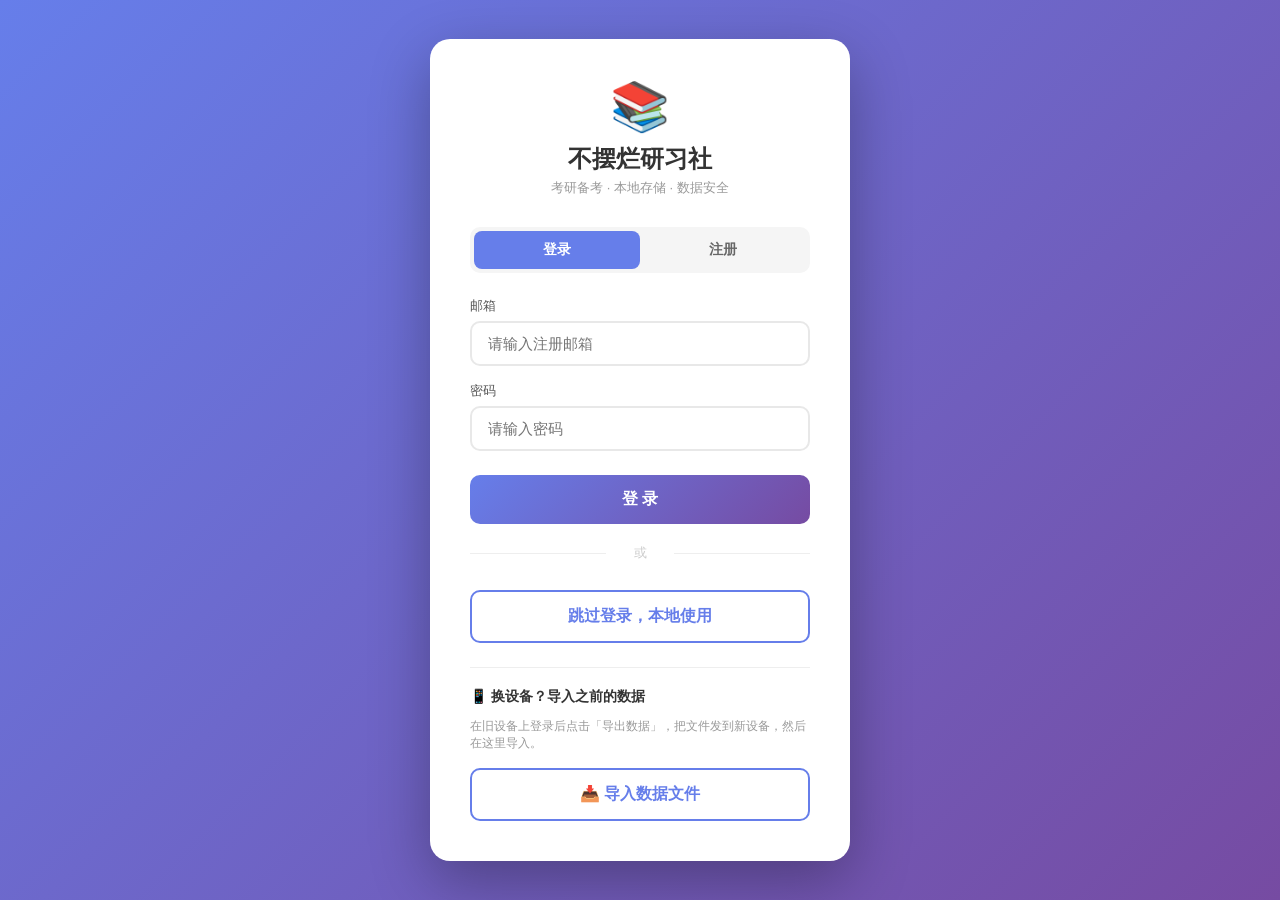
<file: index.html>
<!DOCTYPE html>
<html lang="zh-CN">
<head>
<meta charset="UTF-8">
<meta name="viewport" content="width=device-width, initial-scale=1.0, maximum-scale=1.0, user-scalable=no">
<title>不摆烂研习社 - 考研备考工具箱</title>
<link rel="stylesheet" href="style.css?v=20260605c">
</head>
<body>
  <div id="app">
    <!-- 顶部导航 -->
    <header class="app-header">
      <div class="header-left">
        <h1 class="app-title">
          <span class="logo-icon">🔥</span>
          <span class="logo-text">不摆烂研习社</span>
        </h1>
        <span id="headerMotto" class="header-motto"></span>
      </div>
      <div class="header-right">
        <span id="userInfo" class="user-info"></span>
        <button id="exportDataBtn" class="theme-toggle" title="导出数据（换设备用）" style="margin-right:4px;font-size:14px">📥</button>
        <button id="themeToggle" class="theme-toggle">🌙</button>
      </div>
    </header>

    <!-- 主内容区 -->
    <main id="contentArea" class="content-area"></main>

    <!-- 底部导航 -->
    <nav class="bottom-nav">
      <div class="nav-item active" data-tab="dashboard">📊 面板</div>
      <div class="nav-item" data-tab="checkin">🔥 打卡</div>
      <div class="nav-item" data-tab="tasks">✅ 任务</div>
      <div class="nav-item" data-tab="focus">⏱️ 专注</div>
      <div class="nav-item" data-tab="memo">📋 备忘</div>
      <div class="nav-item" data-tab="errors">❌ 错题</div>
      <div class="nav-item" data-tab="notes">📒 笔记</div>
      <div class="nav-item" data-tab="reading">📰 外刊</div>
      <div class="nav-item" data-tab="quiz">📝 刷题</div>
      <div class="nav-item" data-tab="challenge">⚡ 挑战</div>
      <div class="nav-item" data-tab="buddies">💬 研友</div>
      <div class="nav-item" data-tab="weekly">📊 周报</div>
    </nav>
  </div>

  <!-- Toast -->
  <div id="toast" class="toast"></div>

  <!-- 模态框 -->
  <div id="modalOverlay" class="modal-overlay">
    <div id="modal" class="modal">
      <div class="modal-header">
        <h3 id="modalTitle"></h3>
      </div>
      <div id="modalBody" class="modal-body"></div>
      <div class="modal-footer">
        <button id="modalCancelBtn" class="btn btn-cancel" onclick="closeModal()">取消</button>
        <button id="modalSaveBtn" class="btn btn-primary">保存</button>
      </div>
    </div>
  </div>

  <script src="data-loader.js?v=20260604e"></script>
  <script src="cloud-sync.js?v=20260604e"></script>
  <script src="app.js?v=20260605d"></script>
</body>
</html>
</file>
<file: style.css>
/* ==================== 全局变量 ==================== */
:root {
  --bg: #fdf0f0;
  --card-bg: #ffffff;
  --text: #1a1a2e;
  --text-secondary: #5a5a7a;
  --text-muted: #9a9ab0;
  --border: #f0dde0;
  --primary: #6c5ce7;
  --primary-light: #f5ecff;
  --primary-dark: #5a4bd1;
  --primary-gradient: linear-gradient(135deg, #6c5ce7, #a29bfe);
  --success: #00b894;
  --success-light: #e6faf5;
  --danger: #e17055;
  --danger-light: #fff0ed;
  --warning: #fdcb6e;
  --warning-light: #fef9e7;
  --shadow: 0 2px 16px rgba(108, 92, 231, 0.08);
  --shadow-hover: 0 8px 30px rgba(108, 92, 231, 0.15);
  --radius: 16px;
  --radius-sm: 10px;
  --transition: all 0.25s cubic-bezier(.4,0,.2,1);
  --bounce: cubic-bezier(.68,-0.55,.27,1.55);
}

[data-theme="dark"] {
  --bg: #0f0f1a;
  --card-bg: #1a1a2e;
  --text: #e8e8f0;
  --text-secondary: #a0a0c0;
  --text-muted: #606080;
  --border: #2a2a45;
  --primary: #a29bfe;
  --primary-light: #1e1e3a;
  --primary-dark: #7c6cf0;
  --primary-gradient: linear-gradient(135deg, #a29bfe, #6c5ce7);
  --success-light: #0f2922;
  --danger-light: #2a1510;
  --warning-light: #2a2510;
  --shadow: 0 2px 16px rgba(0,0,0,0.3);
  --shadow-hover: 0 8px 30px rgba(0,0,0,0.5);
}

/* ==================== 基础样式 ==================== */
* { margin: 0; padding: 0; box-sizing: border-box; }
body {
  font-family: -apple-system, BlinkMacSystemFont, 'Segoe UI', 'PingFang SC', 'Microsoft YaHei', sans-serif;
  background: var(--bg);
  color: var(--text);
  line-height: 1.6;
  -webkit-font-smoothing: antialiased;
  -moz-osx-font-smoothing: grayscale;
}

/* 全局平滑滚动 */
html { scroll-behavior: smooth; }

/* 自定义滚动条 */
::-webkit-scrollbar { width: 6px; height: 6px; }
::-webkit-scrollbar-track { background: transparent; }
::-webkit-scrollbar-thumb { background: var(--border); border-radius: 3px; }
::-webkit-scrollbar-thumb:hover { background: var(--primary); }

#app {
  width: 100%;
  max-width: 1200px;
  margin: 0 auto;
  min-height: 100vh;
  display: flex;
  flex-direction: column;
}

/* ==================== 顶部导航 ==================== */
.app-header {
  display: flex;
  justify-content: space-between;
  align-items: center;
  padding: 12px 20px;
  background: var(--card-bg);
  border-bottom: 1px solid var(--border);
  position: sticky;
  top: 0;
  z-index: 100;
  backdrop-filter: blur(20px);
  -webkit-backdrop-filter: blur(20px);
  background: rgba(255,255,255,0.85);
}
[data-theme="dark"] .app-header {
  background: rgba(26,26,46,0.85);
}
.app-title {
  display: flex;
  align-items: center;
  gap: 10px;
  font-size: 22px;
  font-weight: 800;
}
.logo-icon {
  display: inline-flex;
  align-items: center;
  justify-content: center;
  width: 38px;
  height: 38px;
  font-size: 22px;
  background: var(--primary-gradient);
  border-radius: 10px;
  box-shadow: 0 4px 16px rgba(108, 92, 231, 0.35);
  transform: rotate(-6deg);
  animation: logoFloat 3s ease-in-out infinite;
}
@keyframes logoFloat {
  0%, 100% { transform: rotate(-6deg) translateY(0); }
  50% { transform: rotate(-6deg) translateY(-3px); }
}
.logo-text {
  background: var(--primary-gradient);
  -webkit-background-clip: text;
  -webkit-text-fill-color: transparent;
  background-clip: text;
  letter-spacing: 1px;
  position: relative;
}
.logo-text::after {
  content: '';
  position: absolute;
  bottom: -2px;
  left: 0;
  width: 100%;
  height: 3px;
  background: var(--primary-gradient);
  border-radius: 2px;
  opacity: 0.4;
}
.header-motto { font-size: 12px; color: var(--text-muted); margin-left: 8px; }
.header-right { display: flex; align-items: center; gap: 10px; }
.user-info { font-size: 13px; color: var(--text-secondary); cursor: pointer; transition: var(--transition); }
.user-info:hover { color: var(--primary); }
.theme-toggle {
  background: var(--primary-light);
  border: none;
  font-size: 18px;
  cursor: pointer;
  padding: 6px 10px;
  border-radius: var(--radius-sm);
  transition: var(--transition);
}
.theme-toggle:hover { transform: scale(1.1); background: var(--primary-gradient); }
.theme-toggle:active { transform: scale(0.95); }

/* ==================== 内容区 ==================== */
.content-area {
  flex: 1;
  padding: 16px 16px 88px;
  animation: fadeInUp 0.35s ease;
}

@keyframes fadeInUp {
  from { opacity: 0; transform: translateY(12px); }
  to { opacity: 1; transform: translateY(0); }
}

/* ==================== 底部导航 ==================== */
.bottom-nav {
  position: fixed;
  bottom: 0;
  left: 0;
  right: 0;
  display: flex;
  overflow-x: auto;
  background: var(--card-bg);
  border-top: 1px solid var(--border);
  padding: 6px 8px 8px;
  z-index: 100;
  -webkit-overflow-scrolling: touch;
  backdrop-filter: blur(20px);
  -webkit-backdrop-filter: blur(20px);
  background: rgba(255,255,255,0.9);
  gap: 2px;
}
[data-theme="dark"] .bottom-nav {
  background: rgba(26,26,46,0.9);
}
.bottom-nav::-webkit-scrollbar { height: 0; }
.nav-item {
  flex-shrink: 0;
  padding: 8px 14px;
  font-size: 13px;
  color: var(--text-muted);
  cursor: pointer;
  border-radius: var(--radius-sm);
  transition: var(--transition);
  white-space: nowrap;
  position: relative;
}
.nav-item.active {
  color: var(--primary);
  font-weight: 700;
  background: var(--primary-light);
  box-shadow: 0 2px 8px rgba(108,92,231,0.15);
}
.nav-item:hover { color: var(--primary); transform: translateY(-1px); }
.nav-item:active { transform: scale(0.95); }

/* ==================== 卡片 ==================== */
.card {
  background: var(--card-bg);
  border-radius: var(--radius);
  padding: 20px;
  margin-bottom: 16px;
  box-shadow: var(--shadow);
  border: 1px solid var(--border);
  transition: var(--transition);
}
.card:hover {
  box-shadow: var(--shadow-hover);
}
.card-title {
  font-size: 16px;
  font-weight: 700;
  margin-bottom: 14px;
  display: flex;
  align-items: center;
  gap: 8px;
}

/* ==================== 按钮 ==================== */
.btn {
  display: inline-flex;
  align-items: center;
  justify-content: center;
  gap: 6px;
  padding: 10px 20px;
  border: none;
  border-radius: var(--radius-sm);
  font-size: 14px;
  font-weight: 600;
  cursor: pointer;
  transition: var(--transition);
  position: relative;
  overflow: hidden;
}
.btn-primary {
  background: var(--primary-gradient);
  color: #fff;
  box-shadow: 0 4px 15px rgba(108,92,231,0.3);
}
.btn-primary:hover {
  transform: translateY(-2px);
  box-shadow: 0 6px 20px rgba(108,92,231,0.4);
}
.btn-primary:active { transform: translateY(0) scale(0.97); }
.btn-cancel {
  background: var(--bg);
  color: var(--text);
  border: 1px solid var(--border);
}
.btn-cancel:hover { background: var(--border); transform: translateY(-1px); }
.btn-danger {
  background: linear-gradient(135deg, #e17055, #d63031);
  color: #fff;
  box-shadow: 0 4px 15px rgba(225,112,85,0.3);
}
.btn-danger:hover { transform: translateY(-2px); }
.btn-small { padding: 6px 14px; font-size: 12px; border-radius: 8px; }

/* ==================== 表单 ==================== */
.form-group { margin-bottom: 14px; }
.form-group label { display: block; font-size: 13px; color: var(--text-secondary); margin-bottom: 6px; font-weight: 600; }
.form-group input,
.form-group textarea,
.form-group select {
  width: 100%;
  padding: 10px 14px;
  border: 2px solid var(--border);
  border-radius: var(--radius-sm);
  font-size: 14px;
  color: var(--text);
  background: var(--bg);
  transition: var(--transition);
  outline: none;
}
.form-group input:focus,
.form-group textarea:focus,
.form-group select:focus {
  border-color: var(--primary);
  box-shadow: 0 0 0 4px rgba(108,92,231,0.1);
}
.form-group textarea { min-height: 80px; resize: vertical; }
.form-group input[type="file"] {
  padding: 8px 0;
  border: none;
  background: transparent;
  font-size: 13px;
  color: var(--primary);
  cursor: pointer;
}
.form-group input[type="file"]::-webkit-file-upload-button {
  padding: 8px 14px;
  background: var(--primary);
  color: #fff;
  border: none;
  border-radius: 8px;
  cursor: pointer;
  font-size: 13px;
  margin-right: 8px;
}
.form-group input[type="file"]::-webkit-file-upload-button:hover {
  opacity: 0.9;
}

/* ==================== Toast ==================== */
.toast {
  position: fixed;
  top: 20px;
  left: 50%;
  transform: translateX(-50%) translateY(-20px);
  background: var(--primary-gradient);
  color: #fff;
  padding: 12px 28px;
  border-radius: 50px;
  font-size: 14px;
  font-weight: 600;
  z-index: 9999;
  opacity: 0;
  transition: all 0.4s cubic-bezier(.4,0,.2,1);
  pointer-events: none;
  box-shadow: 0 8px 30px rgba(108,92,231,0.3);
}
.toast.show { opacity: 1; transform: translateX(-50%) translateY(0); }

/* ==================== 模态框 ==================== */
.modal-overlay {
  display: none;
  position: fixed;
  top: 0; left: 0; right: 0; bottom: 0;
  background: rgba(0,0,0,0.5);
  backdrop-filter: blur(4px);
  z-index: 1000;
  align-items: center;
  justify-content: center;
  padding: 20px;
}
.modal-overlay.show {
  display: flex;
  animation: fadeIn 0.2s ease;
}
.modal {
  background: var(--card-bg);
  border-radius: var(--radius);
  width: 100%;
  max-width: 500px;
  max-height: 80vh;
  overflow-y: auto;
  box-shadow: 0 20px 60px rgba(0,0,0,0.2);
  animation: modalIn 0.3s cubic-bezier(.4,0,.2,1);
}
@keyframes modalIn {
  from { opacity: 0; transform: scale(0.9) translateY(20px); }
  to { opacity: 1; transform: scale(1) translateY(0); }
}
@keyframes fadeIn {
  from { opacity: 0; }
  to { opacity: 1; }
}
.modal-header { padding: 20px 20px 0; }
.modal-header h3 { font-size: 18px; font-weight: 700; }
.modal-body { padding: 20px; }
.modal-footer {
  padding: 0 20px 20px;
  display: flex;
  gap: 10px;
  justify-content: flex-end;
}

/* ==================== 仪表盘 ==================== */
.stats-grid {
  display: grid;
  grid-template-columns: repeat(2, 1fr);
  gap: 12px;
  margin-bottom: 16px;
}
.stat-card {
  background: var(--card-bg);
  border-radius: var(--radius);
  padding: 18px 16px;
  box-shadow: var(--shadow);
  text-align: center;
  border: 1px solid var(--border);
  transition: var(--transition);
  position: relative;
  overflow: hidden;
}
.stat-card::before {
  content: '';
  position: absolute;
  top: 0;
  left: 0;
  right: 0;
  height: 3px;
  background: var(--primary-gradient);
  border-radius: 3px 3px 0 0;
}
.stat-card:hover { transform: translateY(-3px); box-shadow: var(--shadow-hover); }
.stat-value { font-size: 28px; font-weight: 800; background: var(--primary-gradient); -webkit-background-clip: text; -webkit-text-fill-color: transparent; background-clip: text; }
.stat-label { font-size: 12px; color: var(--text-muted); margin-top: 4px; font-weight: 500; }

.daily-quote {
  background: var(--primary-gradient);
  border-radius: var(--radius);
  padding: 18px 22px;
  margin-bottom: 16px;
  text-align: center;
  color: #fff;
  position: relative;
  overflow: hidden;
}
.daily-quote::before {
  content: '"';
  position: absolute;
  top: -10px;
  left: 10px;
  font-size: 80px;
  opacity: 0.15;
  font-family: Georgia, serif;
}
.daily-quote .quote-text { font-size: 15px; font-style: italic; line-height: 1.6; }
.daily-quote .quote-source { font-size: 12px; opacity: 0.8; margin-top: 6px; }

.countdown {
  background: linear-gradient(135deg, #e17055, #d63031);
  color: #fff;
  border-radius: var(--radius);
  padding: 20px 22px;
  margin-bottom: 16px;
  text-align: center;
  position: relative;
  overflow: hidden;
}
.countdown::after {
  content: '';
  position: absolute;
  top: -50%;
  right: -30%;
  width: 120px;
  height: 120px;
  background: rgba(255,255,255,0.1);
  border-radius: 50%;
}
.countdown .cd-label { font-size: 13px; opacity: 0.9; font-weight: 500; }
.countdown .cd-days { font-size: 40px; font-weight: 800; text-shadow: 0 2px 10px rgba(0,0,0,0.2); }
.countdown .cd-detail { font-size: 13px; opacity: 0.9; margin-top: 4px; }
.countdown .cd-edit { font-size: 11px; opacity: 0.7; cursor: pointer; margin-top: 4px; transition: var(--transition); }
.countdown .cd-edit:hover { opacity: 1; }

/* ==================== 任务 ==================== */
.task-item {
  display: flex;
  align-items: center;
  gap: 12px;
  padding: 14px 16px;
  background: var(--card-bg);
  border-radius: var(--radius-sm);
  margin-bottom: 8px;
  box-shadow: var(--shadow);
  border: 1px solid var(--border);
  transition: var(--transition);
}
.task-item:hover { transform: translateX(4px); box-shadow: var(--shadow-hover); }
.task-checkbox {
  width: 24px; height: 24px;
  border: 2px solid var(--border);
  border-radius: 50%;
  cursor: pointer;
  display: flex;
  align-items: center;
  justify-content: center;
  flex-shrink: 0;
  transition: var(--transition);
  font-size: 12px;
}
.task-checkbox:hover { border-color: var(--primary); transform: scale(1.1); }
.task-checkbox.done {
  background: var(--success);
  border-color: var(--success);
  color: #fff;
  animation: checkBounce 0.3s var(--bounce);
}
@keyframes checkBounce {
  0% { transform: scale(0); }
  50% { transform: scale(1.2); }
  100% { transform: scale(1); }
}
.task-text { flex: 1; font-size: 14px; transition: var(--transition); }
.task-text.done { text-decoration: line-through; color: var(--text-muted); }
.task-priority {
  font-size: 11px;
  padding: 3px 10px;
  border-radius: 50px;
  font-weight: 600;
  letter-spacing: 0.5px;
}
.priority-urgent { background: var(--danger-light); color: var(--danger); }
.priority-important { background: var(--warning-light); color: #e67e22; }
.priority-normal { background: var(--bg); color: var(--text-muted); }

/* ==================== 专注计时 ==================== */
.timer-circle {
  width: 200px; height: 200px;
  border-radius: 50%;
  border: 8px solid transparent;
  background-image: linear-gradient(var(--card-bg), var(--card-bg)), var(--primary-gradient);
  background-origin: border-box;
  background-clip: content-box, border-box;
  display: flex;
  align-items: center;
  justify-content: center;
  margin: 24px auto;
  box-shadow: var(--shadow-hover);
  position: relative;
}
.timer-circle::after {
  content: '';
  position: absolute;
  inset: -4px;
  border-radius: 50%;
  background: var(--primary-gradient);
  z-index: -1;
  opacity: 0.15;
  filter: blur(15px);
}
.timer-display { font-size: 42px; font-weight: 800; background: var(--primary-gradient); -webkit-background-clip: text; -webkit-text-fill-color: transparent; background-clip: text; }
.timer-presets { display: flex; gap: 8px; justify-content: center; margin-bottom: 16px; flex-wrap: wrap; }
.timer-preset {
  padding: 8px 18px;
  border: 2px solid var(--border);
  border-radius: 50px;
  cursor: pointer;
  font-size: 14px;
  font-weight: 600;
  transition: var(--transition);
  background: var(--card-bg);
}
.timer-preset:hover {
  border-color: var(--primary);
  color: var(--primary);
  transform: translateY(-2px);
  box-shadow: 0 4px 12px rgba(108,92,231,0.15);
}
.timer-preset:active { transform: scale(0.95); }
.timer-actions { display: flex; gap: 10px; justify-content: center; }

/* ==================== 刷题 ==================== */
.quiz-subject-card {
  background: var(--card-bg);
  border-radius: var(--radius);
  padding: 16px;
  margin-bottom: 12px;
  box-shadow: var(--shadow);
  border: 1px solid var(--border);
  cursor: pointer;
  transition: var(--transition);
  display: flex;
  align-items: center;
  gap: 12px;
}
.quiz-subject-card:hover {
  transform: translateY(-3px);
  box-shadow: var(--shadow-hover);
  border-color: var(--primary);
}

.quiz-filter-tag {
  display: inline-block;
  padding: 6px 16px;
  border-radius: 50px;
  font-size: 13px;
  cursor: pointer;
  background: var(--card-bg);
  color: var(--text-secondary);
  border: 1px solid var(--border);
  transition: var(--transition);
  white-space: nowrap;
  font-weight: 500;
}
.quiz-filter-tag:hover { border-color: var(--primary); color: var(--primary); }
.quiz-filter-tag.active {
  background: var(--primary-gradient);
  color: #fff;
  border-color: transparent;
  box-shadow: 0 4px 12px rgba(108,92,231,0.25);
}

.quiz-category-group { margin-bottom: 4px; }

.quiz-answer {
  display: block;
  width: 100%;
  padding: 14px 18px;
  margin-bottom: 8px;
  border: 2px solid var(--border);
  border-radius: var(--radius-sm);
  cursor: pointer;
  font-size: 14px;
  text-align: left;
  background: var(--card-bg);
  transition: var(--transition);
}
.quiz-answer:hover { border-color: var(--primary); transform: translateX(4px); }
.quiz-answer.selected { border-color: var(--primary); background: var(--primary-light); }
.quiz-answer.correct {
  border-color: var(--success);
  background: var(--success-light);
  animation: correctPop 0.3s var(--bounce);
}
.quiz-answer.wrong {
  border-color: var(--danger);
  background: var(--danger-light);
  animation: shake 0.4s ease;
}
@keyframes correctPop {
  0% { transform: scale(1); }
  50% { transform: scale(1.02); }
  100% { transform: scale(1); }
}
@keyframes shake {
  0%, 100% { transform: translateX(0); }
  25% { transform: translateX(-6px); }
  75% { transform: translateX(6px); }
}

/* ==================== 研友圈 ==================== */
.post-card {
  background: var(--card-bg);
  border-radius: var(--radius);
  padding: 18px;
  margin-bottom: 12px;
  box-shadow: var(--shadow);
  border: 1px solid var(--border);
  transition: var(--transition);
}
.post-card:hover { box-shadow: var(--shadow-hover); }
.post-header { display: flex; align-items: center; gap: 8px; margin-bottom: 10px; }
.post-avatar {
  font-size: 28px;
  width: 36px;
  height: 36px;
  display: flex;
  align-items: center;
  justify-content: center;
  background: var(--primary-light);
  border-radius: 50%;
}
.post-nickname { font-weight: 700; font-size: 14px; }
.post-date { font-size: 12px; color: var(--text-muted); margin-left: auto; }
.post-tags { display: flex; gap: 6px; flex-wrap: wrap; margin-bottom: 10px; }
.post-tag {
  font-size: 11px;
  padding: 3px 10px;
  background: var(--primary-light);
  color: var(--primary);
  border-radius: 50px;
  font-weight: 600;
}
.post-content { font-size: 14px; line-height: 1.8; white-space: pre-wrap; }
.post-actions { display: flex; gap: 16px; margin-top: 12px; }
.post-action {
  font-size: 13px;
  color: var(--text-muted);
  cursor: pointer;
  display: flex;
  align-items: center;
  gap: 4px;
  padding: 4px 8px;
  border-radius: 8px;
  transition: var(--transition);
  font-weight: 500;
}
.post-action:hover { color: var(--primary); background: var(--primary-light); }
.reply-item {
  padding: 10px 14px;
  background: var(--bg);
  border-radius: var(--radius-sm);
  margin-top: 8px;
  border-left: 3px solid var(--primary);
}

/* ==================== 贡献页面 ==================== */
.section-card {
  background: var(--card-bg);
  border-radius: var(--radius);
  padding: 18px;
  margin-bottom: 12px;
  box-shadow: var(--shadow);
  border: 1px solid var(--border);
}
.section-card h3 { font-size: 15px; margin-bottom: 10px; font-weight: 700; }

/* ==================== 成就 ==================== */
.badge-item {
  display: inline-flex;
  align-items: center;
  gap: 6px;
  padding: 8px 14px;
  background: var(--card-bg);
  border-radius: 50px;
  margin: 4px;
  font-size: 13px;
  box-shadow: var(--shadow);
  border: 1px solid var(--border);
  font-weight: 600;
  transition: var(--transition);
}
.badge-item:not(.locked):hover { transform: translateY(-2px); box-shadow: var(--shadow-hover); }
.badge-item.locked { opacity: 0.35; filter: grayscale(0.5); }

/* ==================== 日历 ==================== */
.calendar { margin-bottom: 16px; }
.calendar-header { display: grid; grid-template-columns: repeat(7, 1fr); text-align: center; font-size: 12px; color: var(--text-muted); margin-bottom: 6px; font-weight: 600; }
.calendar-grid { display: grid; grid-template-columns: repeat(7, 1fr); gap: 4px; }
.calendar-day {
  aspect-ratio: 1;
  display: flex;
  align-items: center;
  justify-content: center;
  border-radius: 8px;
  font-size: 13px;
  background: var(--card-bg);
  transition: var(--transition);
  font-weight: 500;
}
.calendar-day:hover { background: var(--primary-light); }
.calendar-day.today {
  border: 2px solid var(--primary);
  font-weight: 800;
  background: var(--primary-light);
  color: var(--primary);
}
.calendar-day.has-data {
  background: var(--primary-gradient);
  color: #fff;
  font-weight: 700;
  box-shadow: 0 2px 8px rgba(108,92,231,0.25);
}

/* ==================== 周报 ==================== */
.weekly-bar-chart { display: flex; align-items: flex-end; gap: 8px; justify-content: center; height: 180px; padding: 16px 0; }
.weekly-bar {
  width: 40px;
  background: var(--primary-gradient);
  border-radius: 8px 8px 0 0;
  display: flex;
  flex-direction: column;
  align-items: center;
  justify-content: flex-end;
  transition: var(--transition);
  min-height: 4px;
  box-shadow: 0 -2px 10px rgba(108,92,231,0.2);
}
.weekly-bar:hover { opacity: 0.8; transform: scaleY(1.05); transform-origin: bottom; }
.weekly-bar .bar-value { font-size: 11px; color: #fff; margin-bottom: 2px; font-weight: 700; }
.weekly-bar .bar-label { font-size: 11px; color: var(--text-muted); margin-top: 6px; }

/* ==================== 备忘统计 & 提醒 ==================== */
.memo-stats .stat-card:nth-child(1)::before { background: linear-gradient(90deg, #6c5ce7, #a29bfe); }
.memo-stats .stat-card:nth-child(2)::before { background: linear-gradient(90deg, #00b894, #55efc4); }
.memo-stats .stat-card:nth-child(3)::before { background: linear-gradient(90deg, #e17055, #fab1a0); }
.memo-stats .stat-value { background: none !important; -webkit-text-fill-color: inherit !important; color: var(--text) !important; }
.memo-stats .stat-card:nth-child(2) .stat-value { color: #00b894 !important; }
.memo-stats .stat-card:nth-child(3) .stat-value { color: #e17055 !important; }

.memo-reminder-banner {
  background: linear-gradient(135deg, #fff3cd, #ffeaa7);
  border: 1px solid #fdcb6e;
  border-radius: var(--radius-sm);
  padding: 12px 16px;
  margin-bottom: 16px;
  display: flex;
  align-items: center;
  gap: 10px;
  font-size: 13px;
  color: #856404;
  box-shadow: 0 2px 10px rgba(253,203,110,0.25);
}
[data-theme="dark"] .memo-reminder-banner {
  background: linear-gradient(135deg, #2a2510, #3d3518);
  border-color: #5a4a1a;
  color: #f0d060;
}
.memo-reminder-banner span:first-child { font-size: 20px; flex-shrink: 0; }

.task-done { opacity: 0.65; }

/* ==================== AI 分析汇总 ==================== */
.ai-analysis-card {
  background: linear-gradient(135deg, #f8f6ff, #f0ecff);
  border: 1px solid #d5c8ff;
  margin-bottom: 16px;
}
[data-theme="dark"] .ai-analysis-card {
  background: linear-gradient(135deg, #1a1530, #1f1a3a);
  border-color: #3a2e60;
}
.ai-analysis-card .card-title { color: #5a4bd1; }
[data-theme="dark"] .ai-analysis-card .card-title { color: #a29bfe; }

.ai-summary-grid {
  display: grid;
  grid-template-columns: repeat(4, 1fr);
  gap: 12px;
}
.ai-summary-item {
  text-align: center;
  padding: 12px 8px;
  background: var(--card-bg);
  border-radius: var(--radius-sm);
  box-shadow: 0 1px 6px rgba(108,92,231,0.06);
  transition: var(--transition);
}
.ai-summary-item:hover { transform: translateY(-2px); box-shadow: var(--shadow-hover); }
.ai-summary-num {
  font-size: 24px;
  font-weight: 700;
  background: var(--primary-gradient);
  -webkit-background-clip: text;
  -webkit-text-fill-color: transparent;
  background-clip: text;
}
.ai-summary-label { font-size: 11px; color: var(--text-muted); margin-top: 4px; }

/* 科目分布条 */
.ai-subject-bars { display: flex; flex-direction: column; gap: 8px; }
.ai-bar-row {
  display: flex;
  align-items: center;
  gap: 8px;
  font-size: 12px;
}
.ai-bar-label { width: 70px; text-align: right; color: var(--text-secondary); flex-shrink: 0; overflow: hidden; text-overflow: ellipsis; white-space: nowrap; }
.ai-bar-track {
  flex: 1;
  height: 10px;
  background: var(--border);
  border-radius: 5px;
  overflow: hidden;
}
.ai-bar-fill {
  height: 100%;
  background: var(--primary-gradient);
  border-radius: 5px;
  transition: width 0.6s var(--bounce);
}
.ai-bar-count { width: 30px; color: var(--text-muted); flex-shrink: 0; text-align: left; }

/* 关键词标签 */
.ai-keywords {
  line-height: 2.2;
  padding: 8px 0;
  text-align: center;
}
.ai-keyword-tag {
  display: inline-block;
  margin: 2px 6px;
  color: var(--primary);
  font-weight: 500;
  transition: var(--transition);
}
.ai-keyword-tag:hover { transform: scale(1.15); }

/* 时间趋势 */
.ai-timeline {
  display: flex;
  align-items: flex-end;
  justify-content: space-around;
  gap: 8px;
  padding: 8px 0;
  min-height: 60px;
}
.ai-timeline-item {
  display: flex;
  flex-direction: column;
  align-items: center;
  gap: 4px;
}
.ai-timeline-date { font-size: 10px; color: var(--text-muted); }
.ai-timeline-dot {
  width: 20px;
  min-height: 6px;
  background: var(--primary-gradient);
  border-radius: 10px;
  transition: height 0.4s var(--bounce);
}
.ai-timeline-count { font-size: 10px; color: var(--primary); font-weight: 600; }

/* 学习建议 */
.ai-suggestions { display: flex; flex-direction: column; gap: 8px; }
.ai-suggestion-item {
  padding: 10px 14px;
  background: var(--card-bg);
  border-radius: var(--radius-sm);
  font-size: 13px;
  color: var(--text-secondary);
  border-left: 3px solid var(--primary);
  line-height: 1.6;
}

/* AI 加载动画 */
.ai-loading-spinner {
  width: 40px;
  height: 40px;
  border: 3px solid var(--border);
  border-top-color: var(--primary);
  border-radius: 50%;
  animation: aiSpin 0.8s linear infinite;
  margin: 0 auto;
}
@keyframes aiSpin { to { transform: rotate(360deg); } }

/* AI 结果区域样式 */
#aiResultContent h3 {
  margin: 20px 0 10px;
  color: var(--primary-dark);
  border-bottom: 2px solid var(--primary);
  padding-bottom: 6px;
  font-size: 15px;
}
[data-theme="dark"] #aiResultContent h3 { color: #a29bfe; }
#aiResultContent h4 {
  margin: 16px 0 8px;
  color: var(--primary);
  font-size: 14px;
}
#aiResultContent strong {
  color: var(--primary-dark);
}
#aiResultContent br + br {
  display: block;
  content: '';
  margin-top: 8px;
}

@media (max-width: 768px) {
  .ai-summary-grid { grid-template-columns: repeat(2, 1fr); }
}

/* ==================== 响应式 ==================== */
@media (max-width: 600px) {
  .stats-grid { grid-template-columns: repeat(2, 1fr); }
  .app-title { font-size: 18px; }
  .logo-icon { width: 32px; height: 32px; font-size: 18px; border-radius: 8px; }
  .timer-circle { width: 160px; height: 160px; }
  .timer-display { font-size: 32px; }
  .nav-item { padding: 6px 10px; font-size: 12px; }
  .content-area { padding: 12px 12px 88px; }
  .card { padding: 16px; }
}

/* ==================== 动画 ==================== */
@keyframes slideUp {
  from { transform: translateY(100%); }
  to { transform: translateY(0); }
}

/* 选择高亮色 */
::selection {
  background: var(--primary);
  color: #fff;
}

/* ==================== 等级卡片 ==================== */
.level-card {
  background: linear-gradient(135deg, #1a1a2e 0%, #2d1b69 50%, #1a1a2e 100%) !important;
  color: #e8e8f0 !important;
  border: none !important;
  overflow: hidden;
  position: relative;
}
.level-card::before {
  content: '';
  position: absolute;
  top: -50%;
  right: -30%;
  width: 200px;
  height: 200px;
  background: radial-gradient(circle, rgba(108,92,231,0.3), transparent 70%);
  border-radius: 50%;
}
.level-left {
  display: flex;
  align-items: center;
  gap: 16px;
  margin-bottom: 14px;
  position: relative;
  z-index: 1;
}
.level-badge {
  width: 56px;
  height: 56px;
  border-radius: 50%;
  background: linear-gradient(135deg, #ffa502, #ff6348);
  display: flex;
  align-items: center;
  justify-content: center;
  font-size: 16px;
  font-weight: 800;
  color: #fff;
  box-shadow: 0 4px 20px rgba(255,165,2,0.4);
  flex-shrink: 0;
}
.level-bar-wrap {
  height: 8px;
  background: rgba(255,255,255,0.15);
  border-radius: 4px;
  overflow: hidden;
  position: relative;
  z-index: 1;
}
.level-bar {
  height: 100%;
  background: linear-gradient(90deg, #ffa502, #ff6348);
  border-radius: 4px;
  transition: width 0.8s cubic-bezier(.4,0,.2,1);
  box-shadow: 0 0 10px rgba(255,165,2,0.5);
}


/* ==================== 热力图颜色（暗色模式适配）==================== */
[data-theme="dark"] .level-card {
  background: linear-gradient(135deg, #0f0f1a 0%, #1e1040 50%, #0f0f1a 100%) !important;
}

/* 暗色主题特殊处理 */
[data-theme="dark"] .stat-card::before {
  background: var(--primary-gradient);
}
[data-theme="dark"] .timer-circle {
  background-image: linear-gradient(var(--card-bg), var(--card-bg)), var(--primary-gradient);
  background-origin: border-box;
  background-clip: content-box, border-box;
}
[data-theme="dark"] .btn-cancel {
  background: var(--card-bg);
  border-color: var(--border);
}
[data-theme="dark"] .quiz-filter-tag {
  background: var(--card-bg);
}
[data-theme="dark"] .badge-item {
  background: var(--card-bg);
}
[data-theme="dark"] .calendar-day {
  background: var(--card-bg);
}
[data-theme="dark"] .calendar-day.has-data {
  background: var(--primary-gradient);
}
</file>
